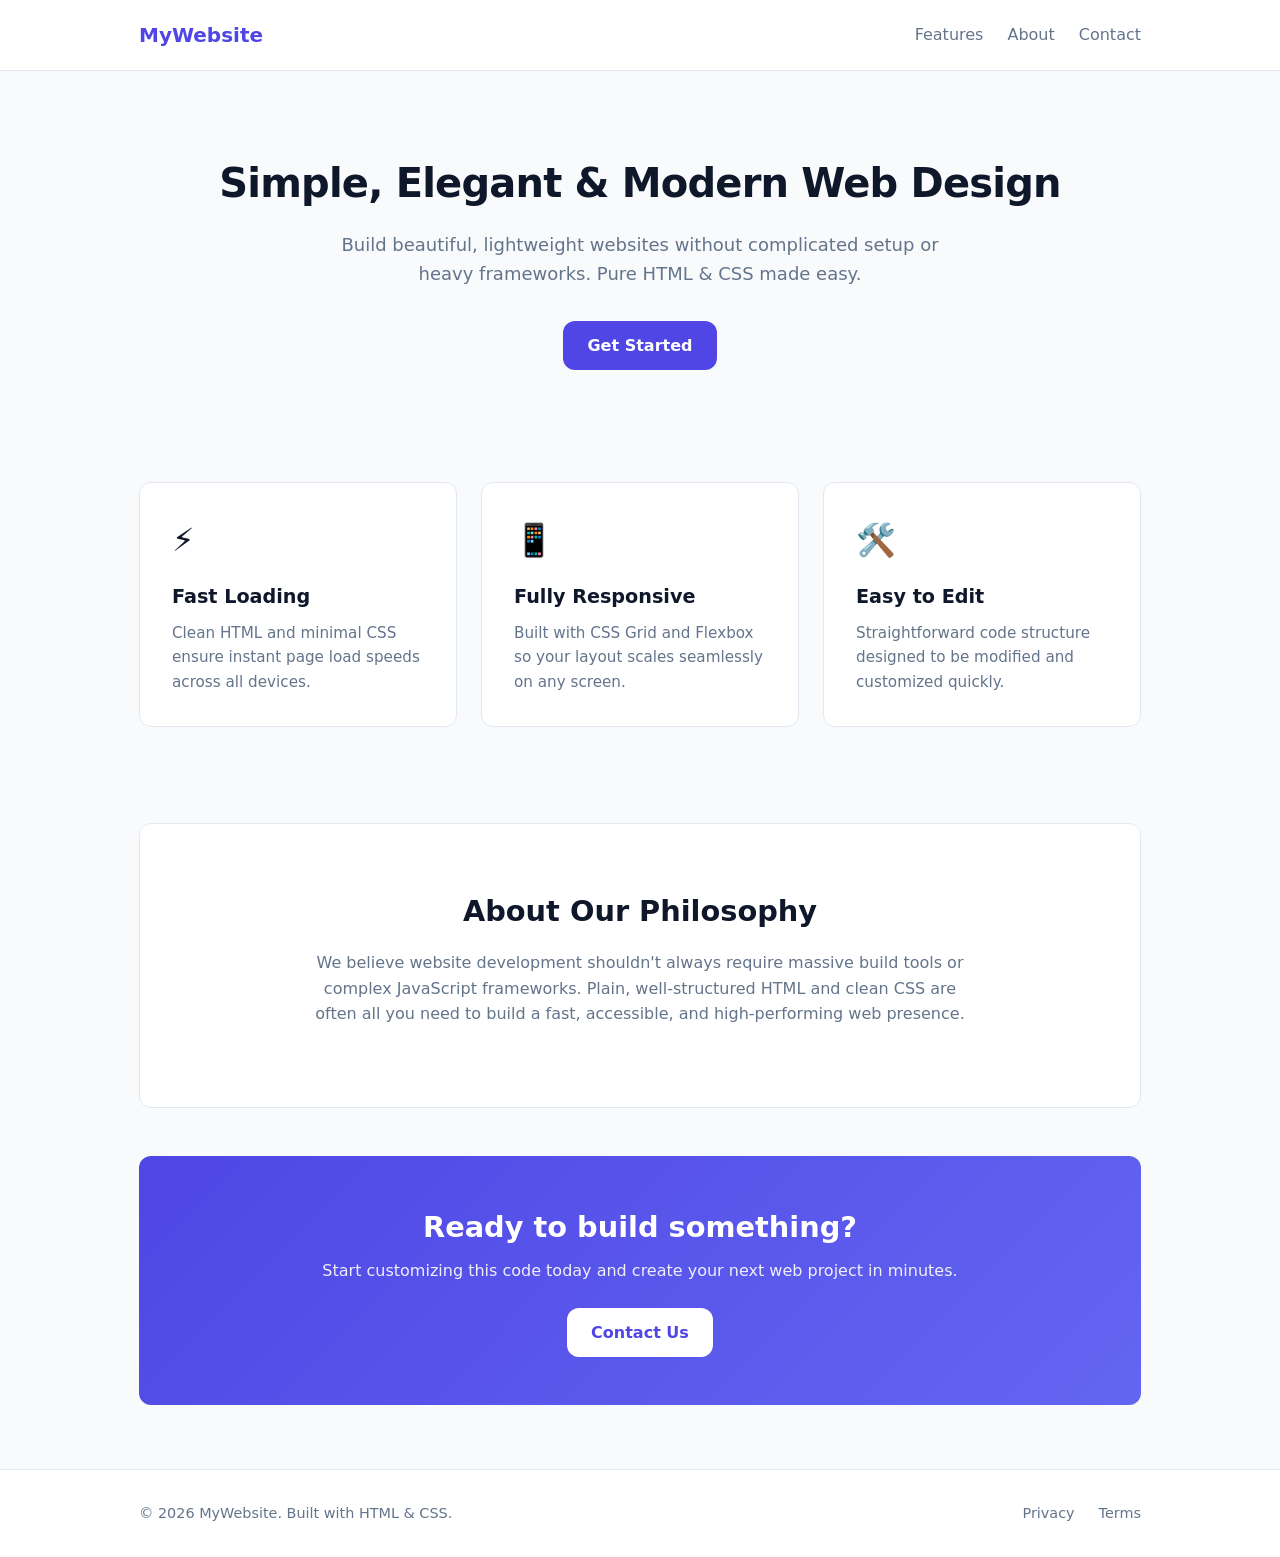
<file: New website.html>
<!DOCTYPE html>
<html lang="en">
<head>
    <meta charset="UTF-8">
    <meta name="viewport" content="width, initial-scale=1.0">
    <title>New website</title>
    <link rel="stylesheet" href="/New website.css">
</head>
</body>
</html>
  <header>
    <div class="container navbar">
      <a href="#" class="brand">MyWebsite</a>
      <ul class="nav-links">
        <li><a href="#features">Features</a></li>
        <li><a href="#about">About</a></li>
        <li><a href="#contact">Contact</a></li>
      </ul>
    </div>
  </header>
  <main class="container">
    <section class="hero">
      <h1>Simple, Elegant & Modern Web Design</h1>
      <p>Build beautiful, lightweight websites without complicated setup or heavy frameworks. Pure HTML & CSS made easy.</p>
      <a href="#contact" class="btn">Get Started</a>
    </section>
    <section id="features" class="features">
      <div class="grid-3">
        <div class="card">
          <div class="card-icon">⚡</div>
          <h3>Fast Loading</h3>
          <p>Clean HTML and minimal CSS ensure instant page load speeds across all devices.</p>
        </div>
        <div class="card">
          <div class="card-icon">📱</div>
          <h3>Fully Responsive</h3>
          <p>Built with CSS Grid and Flexbox so your layout scales seamlessly on any screen.</p>
        </div>
        <div class="card">
          <div class="card-icon">🛠️️</div>
          <h3>Easy to Edit</h3>
          <p>Straightforward code structure designed to be modified and customized quickly.</p>
        </div>
      </div>
    </section>
    <section id="about" class="about">
      <div class="container about-content">
        <h2>About Our Philosophy</h2>
        <p>We believe website development shouldn't always require massive build tools or complex JavaScript frameworks. Plain, well-structured HTML and clean CSS are often all you need to build a fast, accessible, and high-performing web presence.</p>
      </div>
    </section>
    <section id="contact" class="contact-box">
      <h2>Ready to build something?</h2>
      <p>Start customizing this code today and create your next web project in minutes.</p>
      <a href="mailto:hello@example.com" class="btn btn-light">Contact Us</a>
    </section>
  </main>
  <footer>
    <div class="container footer-content">
      <p>&copy; 2026 MyWebsite. Built with HTML & CSS.</p>
      <ul class="nav-links">
        <li><a href="#">Privacy</a></li>
        <li><a href="#">Terms</a></li>
      </ul>
    </div>
  </footer>
</body>
</html>
</file>
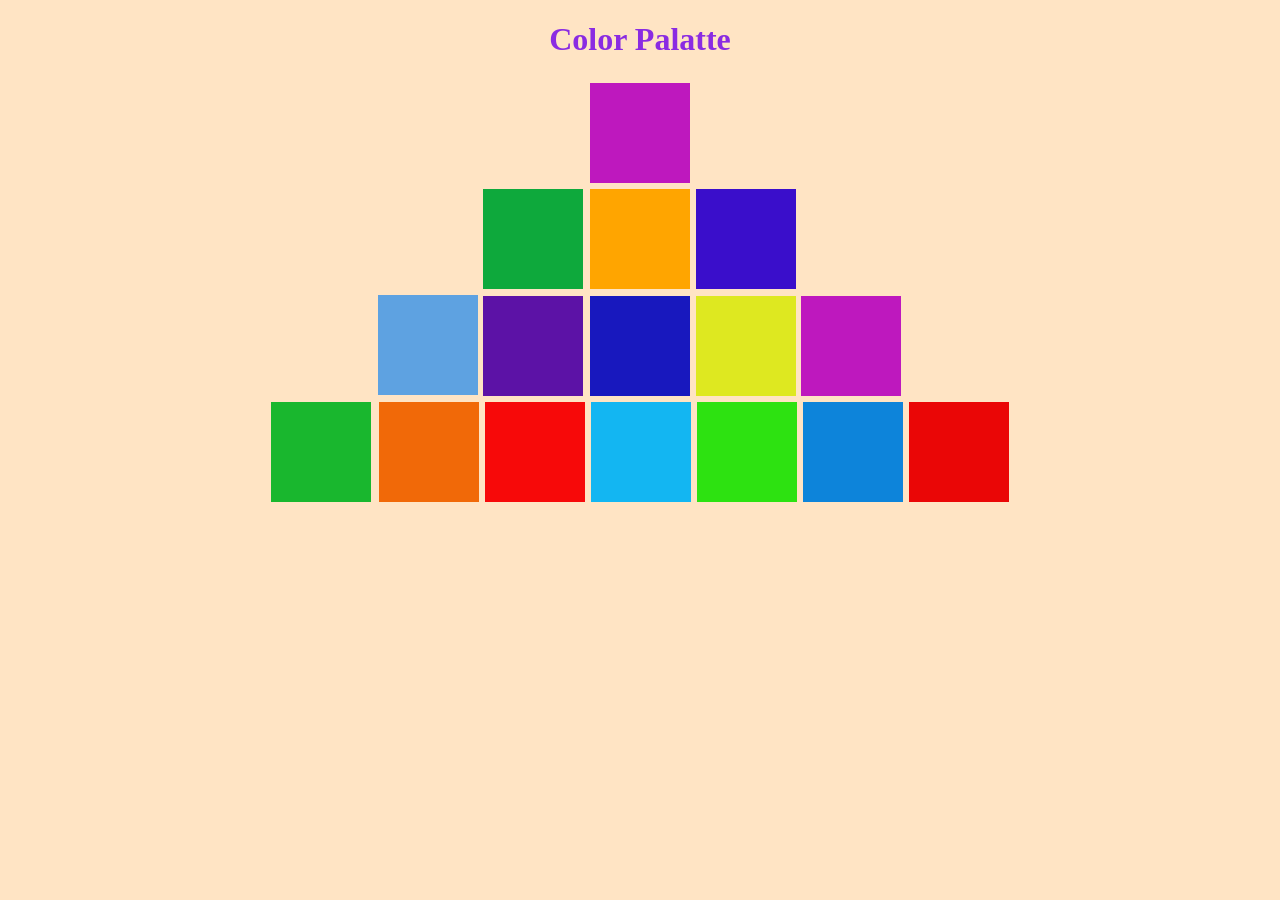
<file: task8.html>
<!DOCTYPE html>
<html lang="en">
<head>
    <meta charset="UTF-8">
    <meta name="viewport" content="width=device-width, initial-scale=1.0">
    <title>color palette by albin</title>
    <link rel="stylesheet" href="/task8.css">
</head>
<body>
    <div class="title">
        <h1>Color Palatte</h1>
    </div>
   <div class="pyramid">
    <div class="box1">
   </div>
   <div class="pyramid">
    <div class="box2">
    <div class="box3"> 
    <div class="box4">
   </div>
   <div class="pyramid">
    <div class="box5">
    <div class="box6">
    <div class="box7">
    <div class="box8">
    <div class="box9">
   </div>
   <div class="pyramid">
    <div class="box10">
    <div class="box11">
    <div class="box12">
    <div class="box13">
    <div class="box14">
    <div class="box15">
    <div class="box16">
</div>

       
        
   </div>
   </div>
</body>
</html>
</file>
<file: New website.css>
:root {
      --primary-color: #4f46e5;
      --primary-hover: #4338ca;
      --bg-color: #f8fafc;
      --card-bg: #ffffff;
      --text-main: #0f172a;
      --text-muted: #64748b;
      --border-color: #e2e8f0;
      --radius: 12px;
      --max-width: 1050px;
    }

    * {
      margin: 0;
      padding: 0;
      box-sizing: border-box;
    }

    body {
      font-family: 'Inter', system-ui, -apple-system, sans-serif;
      background-color: var(--bg-color);
      color: var(--text-main);
      line-height: 1.6;
    }

    .container {
      max-width: var(--max-width);
      margin: 0 auto;
      padding: 0 1.5rem;
    }

    header {
      background-color: #ffffff;
      border-bottom: 1px solid var(--border-color);
      position: sticky;
      top: 0;
      z-index: 10;
    }

    .navbar {
      display: flex;
      justify-content: space-between;
      align-items: center;
      height: 70px;
    }

    .brand {
      font-size: 1.25rem;
      font-weight: 700;
      color: var(--primary-color);
      text-decoration: none;
    }

    .nav-links {
      display: flex;
      gap: 1.5rem;
      list-style: none;
    }

    .nav-links a {
      text-decoration: none;
      color: var(--text-muted);
      font-weight: 500;
      transition: color 0.2s ease;
    }

    .nav-links a:hover {
      color: var(--primary-color);
    }

    .btn {
      display: inline-block;
      padding: 0.75rem 1.5rem;
      background-color: var(--primary-color);
      color: #ffffff;
      border-radius: var(--radius);
      text-decoration: none;
      font-weight: 600;
      border: none;
      cursor: pointer;
      transition: background-color 0.2s ease, transform 0.1s ease;
    }

    .btn:hover {
      background-color: var(--primary-hover);
      transform: translateY(-1px);
    }

    .hero {
      padding: 5rem 0 4rem;
      text-align: center;
    }

    .hero h1 {
      font-size: 2.5rem;
      font-weight: 700;
      margin-bottom: 1rem;
      letter-spacing: -0.02em;
    }

    .hero p {
      font-size: 1.125rem;
      color: var(--text-muted);
      max-width: 600px;
      margin: 0 auto 2rem;
    }

    .features {
      padding: 3rem 0;
    }

    .grid-3 {
      display: grid;
      grid-template-columns: repeat(auto-fit, minmax(280px, 1fr));
      gap: 1.5rem;
    }

    .card {
      background-color: var(--card-bg);
      border: 1px solid var(--border-color);
      border-radius: var(--radius);
      padding: 2rem;
      transition: transform 0.2s ease, box-shadow 0.2s ease;
    }

    .card:hover {
      transform: translateY(-4px);
      box-shadow: 0 10px 20px rgba(0, 0, 0, 0.05);
    }

    .card-icon {
      font-size: 2rem;
      margin-bottom: 1rem;
    }

    .card h3 {
      font-size: 1.2rem;
      margin-bottom: 0.5rem;
    }

    .card p {
      color: var(--text-muted);
      font-size: 0.95rem;
    }

    .about {
      padding: 4rem 0;
      background-color: #ffffff;
      border-radius: var(--radius);
      border: 1px solid var(--border-color);
      margin: 3rem 0;
    }

    .about-content {
      max-width: 700px;
      margin: 0 auto;
      text-align: center;
    }

    .about h2 {
      font-size: 1.8rem;
      margin-bottom: 1rem;
    }

    .about p {
      color: var(--text-muted);
      margin-bottom: 1rem;
    }

    .contact-box {
      background: linear-gradient(135deg, var(--primary-color), #6366f1);
      color: #ffffff;
      border-radius: var(--radius);
      padding: 3rem 2rem;
      text-align: center;
      margin-bottom: 4rem;
    }

    .contact-box h2 {
      font-size: 1.8rem;
      margin-bottom: 0.5rem;
    }

    .contact-box p {
      margin-bottom: 1.5rem;
      opacity: 0.9;
    }

    .btn-light {
      background-color: #ffffff;
      color: var(--primary-color);
    }

    .btn-light:hover {
      background-color: #f1f5f9;
    }

    footer {
      border-top: 1px solid var(--border-color);
      padding: 2rem 0;
      background-color: #ffffff;
      color: var(--text-muted);
      font-size: 0.9rem;
    }

    .footer-content {
      display: flex;
      justify-content: space-between;
      align-items: center;
      flex-wrap: wrap;
      gap: 1rem;
    }

    @media (max-width: 640px) {
      .hero h1 {
        font-size: 2rem;
      }
      .footer-content {
        flex-direction: column;
        text-align: center;
      }
    }
</file>
<file: task8.css>
*{
    background-color: bisque;
}
.title{
text-align: center;
color: blueviolet;
transition: 2s;
}
.title:hover{
    color: black;
    transform: scale(0.5);
}
.box1{
    width: 100px;
    height: 100px; 
    background-color: rgb(190, 24, 190);
    margin: 3px 3px 3px 3px;

}
.box2{
    width: 100px;
    height: 100px;
    margin: 3px 3px 3px 3px;
    background-color: rgb(14, 169, 60);
    margin-inline-start: -211px;

}.box3{
    width: 100px;
    height: 100px;
    margin: 3px 3px 3px 3px;
    background-color: orange;
    margin-inline-start: 107px;

}.box4{
    width: 100px;
    height: 100px;
    margin: 3px 3px 3px 3px;
    background-color: rgb(58, 14, 203);
    margin-inline-start: 106px;
    margin-block-start: -3px;
}.box5{
    width: 100px;
    height: 100px;
    margin: 3px 3px 3px 3px;
    background-color: rgb(94, 162, 225);
    margin-inline-start: -421px;
}.box6{
    width: 100px;
    height: 100px;
    margin: 3px 3px 3px 3px;
    background-color: rgb(92, 18, 166);
    margin-inline-start: 105px;
    margin-block-start: -2px;
}.box7{
    width: 100px;
    height: 100px;
    margin: 3px 3px 3px 3px;
    background-color: rgb(24, 24, 190);
    margin-inline-start: 107px;
}.box8{
    width: 100px;
    height: 100px;
    margin: 3px 3px 3px 3px;
    background-color: rgb(222, 232, 32);
    margin-inline-start: 106px;
}.box9{
    width: 100px;
    height: 100px;
    margin: 3px 3px 3px 3px;
    background-color: rgb(190, 24, 190);
    margin-inline-start: 105px;
}.box10{
    width: 100px;
    height: 100px;
    margin: 3px 3px 3px 3px;
    background-color: rgb(25, 183, 46);
    margin-inline-start: -847px;
}.box11{
    width: 100px;
    height: 100px;
    margin: 3px 3px 3px 3px;
    background-color: rgb(241, 105, 8);
    margin-inline-start: 108px;
    margin-block-start: -3px;
}.box12{
    width: 100px;
    height: 100px;
    margin: 3px 3px 3px 3px;
    background-color: rgb(247, 9, 9);
    margin-inline-start: 106px;
}.box13{
    width: 100px;
    height: 100px;
    margin: 3px 3px 3px 3px;
    background-color: rgb(19, 182, 242);
    margin-inline-start: 106px;
}.box14{
    width: 100px;
    height: 100px;
    margin: 3px 3px 3px 3px;
    background-color: rgb(6, 24, 227);
    margin-inline-start: 106px;
}.box14{
    width: 100px;
    height: 100px;
    margin: 3px 3px 3px 3px;
    background-color: rgb(45, 226, 17);
    margin-inline-start: 106px;
}.box15{
    width: 100px;
    height: 100px;
    margin: 3px 3px 3px 3px;
    margin-inline-start: 106px;
    background-color: rgb(13, 132, 218);
}.box16{
    width: 100px;
    height: 100px;
    margin: 3px 3px 3px 3px;
    background-color: rgb(234, 6, 6);
    margin-inline-start: 106px;
}
.pyramid{
    display: flex;
    flex-direction: column;
    align-items: center;
}
</file>
